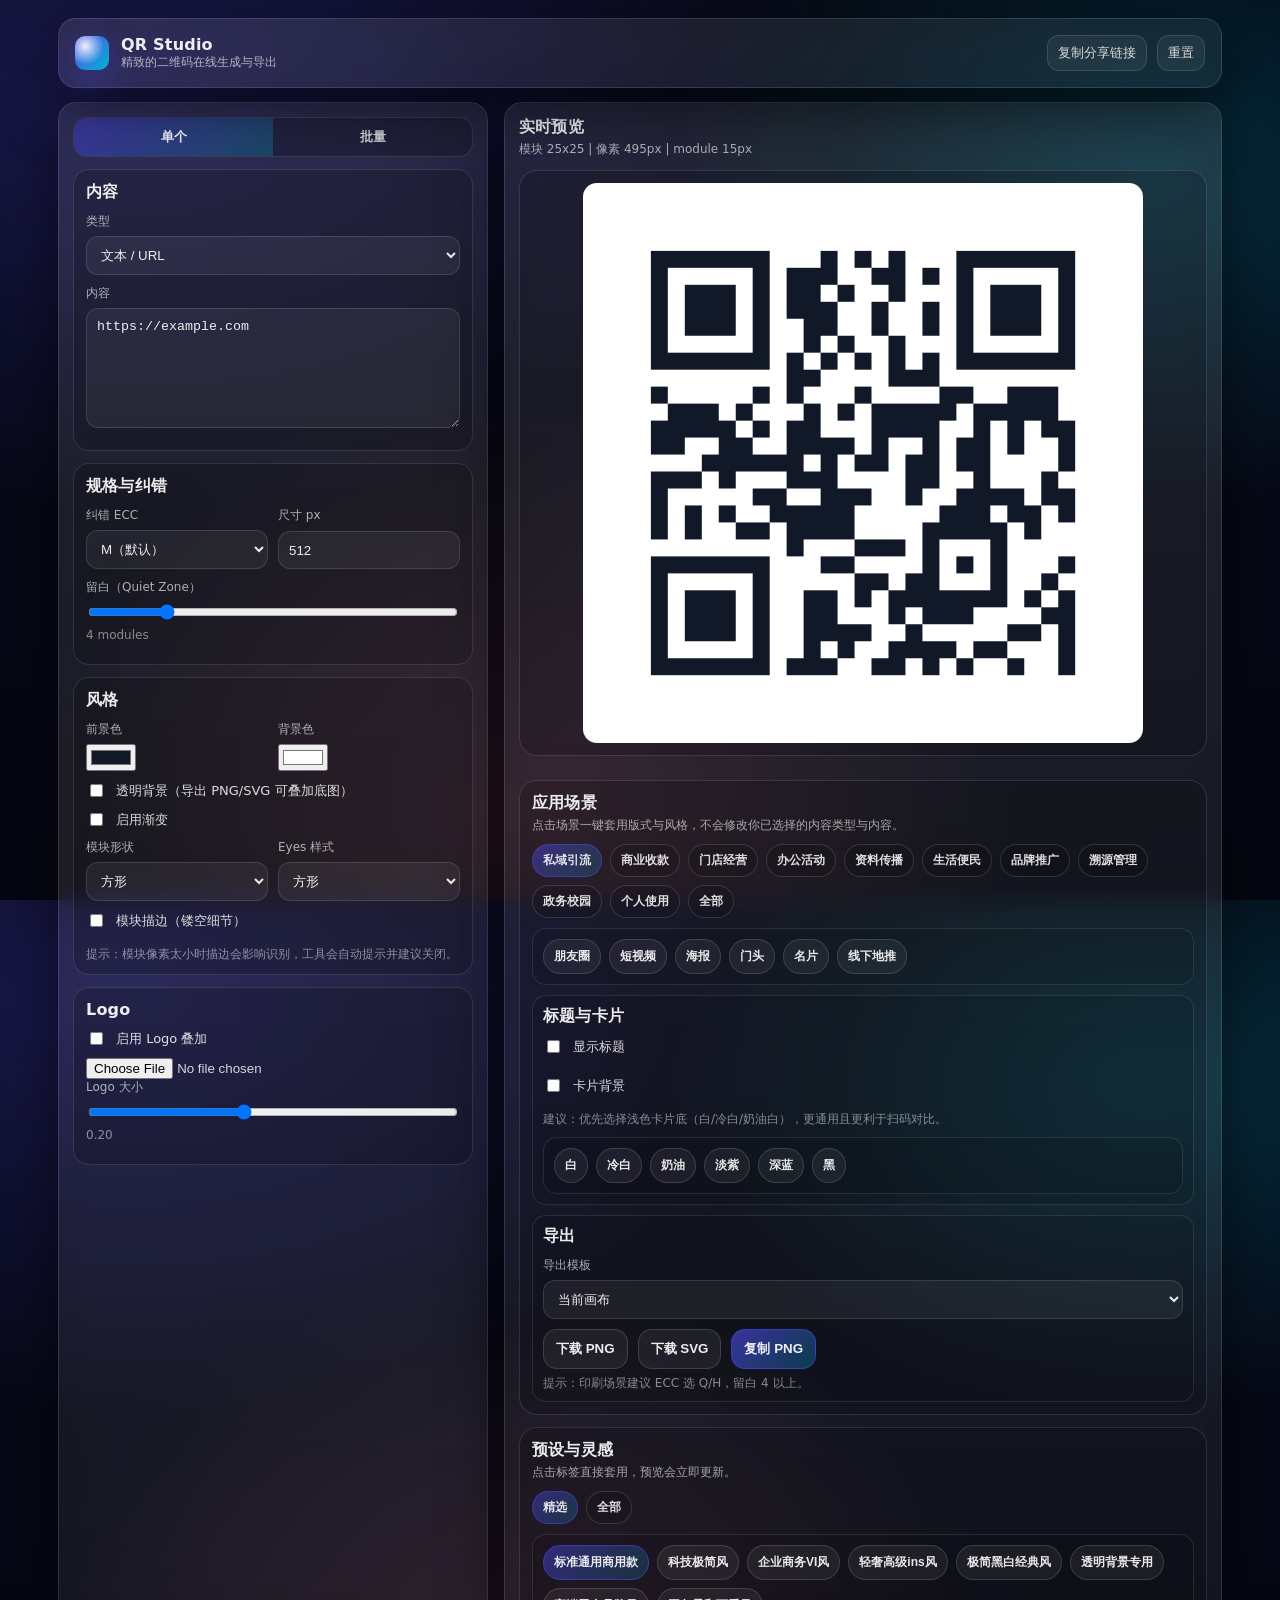
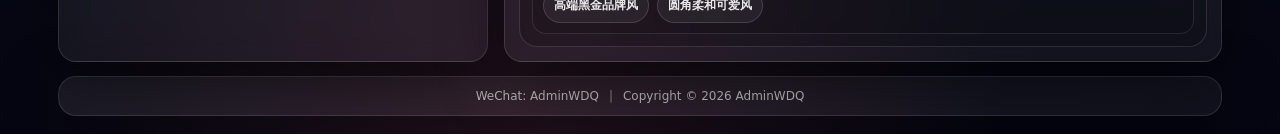
<file: index.html>
<!doctype html>
<html lang="zh-Hans">
  <head>
    <meta charset="UTF-8" />
    <meta name="viewport" content="width=device-width, initial-scale=1" />
    <title>QR Studio</title>
    <meta name="description" content="精致、丰富、灵活的二维码在线生成工具" />
    <link rel="stylesheet" href="./assets/style.css" />
  </head>
  <body>
    <div class="app">
      <header class="topbar">
        <div class="brand">
          <div class="brandMark" aria-hidden="true"></div>
          <div>
            <div class="brandName">QR Studio</div>
            <div class="brandSub">精致的二维码在线生成与导出</div>
          </div>
        </div>
        <div class="topActions">
          <a class="link" href="#" id="btnShareLink">复制分享链接</a>
          <a class="link" href="#" id="btnReset">重置</a>
        </div>
      </header>

      <main class="layout">
        <section class="panel controls" aria-label="配置面板">
          <div class="segmented" role="tablist" aria-label="模式">
            <button class="segBtn" type="button" role="tab" aria-selected="true" data-mode="single">单个</button>
            <button class="segBtn" type="button" role="tab" aria-selected="false" data-mode="batch">批量</button>
          </div>

          <div class="card" id="singleMode">
            <div class="cardTitle">内容</div>
            <div class="row">
              <label class="field">
                <span class="label">类型</span>
                <select id="payloadType">
                  <option value="text">文本 / URL</option>
                  <option value="url">URL(UTM)</option>
                  <option value="wifi">WiFi</option>
                  <option value="vcard">名片 vCard</option>
                  <option value="mecard">名片 MeCard</option>
                  <option value="tel">电话</option>
                  <option value="sms">短信 SMS</option>
                  <option value="email">邮件 Email</option>
                  <option value="geo">地理位置</option>
                  <option value="event">日历事件</option>
                  <option value="image">图片链接</option>
                  <option value="file">文件下载</option>
                  <option value="audio">音频链接</option>
                  <option value="video">视频链接</option>
                  <option value="form">表单链接</option>
                  <option value="h5">H5 页面</option>
                  <option value="social">微信/QQ/抖音/小红书跳转</option>
                  <option value="multi">聚合码（多平台）</option>
                </select>
              </label>
            </div>

            <div id="payloadForm"></div>
          </div>

          <div class="card hidden" id="batchMode">
            <div class="cardTitle">批量内容</div>
            <div class="hint">每行一条内容（URL 或文本）。最多 50 条。</div>
            <label class="field">
              <span class="label">内容列表</span>
              <textarea id="batchInput" rows="6" placeholder="https://example.com\n欢迎关注我们\n..." spellcheck="false"></textarea>
            </label>

            <div class="row">
              <label class="field">
                <span class="label">文件名前缀</span>
                <input id="batchPrefix" type="text" value="qr" placeholder="qr" />
              </label>
            </div>

            <div class="row actions">
              <button class="btn" type="button" id="btnBatchPreview">生成列表</button>
              <button class="btn primary" type="button" id="btnBatchZip">ZIP 打包下载</button>
            </div>
          </div>

          <div class="card">
            <div class="cardTitle">规格与纠错</div>
            <div class="grid2">
              <label class="field">
                <span class="label">纠错 ECC</span>
                <select id="ecc">
                  <option value="M">M（默认）</option>
                  <option value="L">L（容量更大）</option>
                  <option value="Q">Q（更稳）</option>
                  <option value="H">H（最稳）</option>
                </select>
              </label>

              <label class="field">
                <span class="label">尺寸 px</span>
                <input id="sizePx" type="number" min="160" max="2048" step="16" value="512" />
              </label>
            </div>

            <label class="field">
              <span class="label">留白（Quiet Zone）</span>
              <input id="marginModules" type="range" min="1" max="16" value="4" />
              <div class="rangeMeta"><span id="marginModulesValue">4</span> modules</div>
            </label>
          </div>

          <div class="card">
            <div class="cardTitle">风格</div>

            <div class="grid2">
              <label class="field">
                <span class="label">前景色</span>
                <input id="fg" type="color" value="#0b1220" />
              </label>
              <label class="field">
                <span class="label">背景色</span>
                <input id="bg" type="color" value="#ffffff" />
              </label>
            </div>

            <div class="row">
              <label class="check">
                <input id="bgTransparent" type="checkbox" />
                <span>透明背景（导出 PNG/SVG 可叠加底图）</span>
              </label>
            </div>

            <div class="row">
              <label class="check">
                <input id="gradientEnabled" type="checkbox" />
                <span>启用渐变</span>
              </label>
            </div>

            <div class="grid2" id="gradientControls">
              <label class="field">
                <span class="label">渐变色 2</span>
                <input id="gradientColor2" type="color" value="#4f46e5" />
              </label>
              <label class="field">
                <span class="label">角度</span>
                <input id="gradientAngle" type="number" min="0" max="359" value="45" />
              </label>
            </div>

            <div class="grid2">
              <label class="field">
                <span class="label">模块形状</span>
                <select id="moduleShape">
                  <option value="square">方形</option>
                  <option value="rounded">圆角</option>
                  <option value="dot">圆点</option>
                  <option value="blob">连通圆角</option>
                  <option value="soft">柔和方块</option>
                </select>
              </label>
              <label class="field">
                <span class="label">Eyes 样式</span>
                <select id="eyeStyle">
                  <option value="square">方形</option>
                  <option value="rounded">圆角</option>
                  <option value="dot">圆点</option>
                  <option value="ring">圆环</option>
                  <option value="orbit">中心圆</option>
                  <option value="notched">切角</option>
                  <option value="double">双线框</option>
                </select>
              </label>
            </div>

            <div class="row">
              <label class="check">
                <input id="moduleInsetEnabled" type="checkbox" />
                <span>模块描边（镂空细节）</span>
              </label>
            </div>
            <label class="field" id="moduleInsetControls">
              <span class="label">强度</span>
              <input id="moduleInset" type="range" min="0.04" max="0.22" step="0.01" value="0.12" />
              <div class="rangeMeta"><span id="moduleInsetValue">0.12</span></div>
            </label>
            <div class="hint">提示：模块像素太小时描边会影响识别，工具会自动提示并建议关闭。</div>
          </div>

          <div class="card">
            <div class="cardTitle">Logo</div>
            <div class="row">
              <label class="check">
                <input id="logoEnabled" type="checkbox" />
                <span>启用 Logo 叠加</span>
              </label>
            </div>
            <div class="row">
              <input id="logoFile" type="file" accept="image/*" />
            </div>
            <label class="field">
              <span class="label">Logo 大小</span>
              <input id="logoScale" type="range" min="0.10" max="0.34" step="0.01" value="0.20" />
              <div class="rangeMeta"><span id="logoScaleValue">0.20</span></div>
            </label>
            <div class="hint" id="logoHint"></div>
          </div>

          <!-- 标题与卡片已整合到右侧“应用场景”，减少左侧页面长度 -->

          <!-- 预设与灵感已移动到右侧预览区，减少重复与操作 -->

           <!-- 导出已整合到右侧“应用场景”，减少左侧页面长度 -->

          <div class="toast" id="toast" role="status" aria-live="polite"></div>
        </section>

        <section class="panel preview" aria-label="预览">
          <div class="previewHeader">
            <div>
              <div class="previewTitle">实时预览</div>
              <div class="previewMeta" id="previewMeta">准备就绪</div>
            </div>
            <div class="warnings" id="warnings"></div>
          </div>

          <div class="canvasWrap">
            <canvas id="canvas" width="800" height="800"></canvas>
          </div>

          <div class="scenarioWrap" aria-label="应用场景">
            <div class="inspirationHeader">
              <div>
                <div class="inspirationTitle">应用场景</div>
                <div class="inspirationHint">点击场景一键套用版式与风格，不会修改你已选择的内容类型与内容。</div>
              </div>
            </div>

            <div class="presetFilters" id="sceneFilters" aria-label="场景筛选">
              <button class="chip" type="button" data-cat="private">私域引流</button>
              <button class="chip" type="button" data-cat="payment">商业收款</button>
              <button class="chip" type="button" data-cat="store">门店经营</button>
              <button class="chip" type="button" data-cat="office">办公活动</button>
              <button class="chip" type="button" data-cat="docs">资料传播</button>
              <button class="chip" type="button" data-cat="life">生活便民</button>
              <button class="chip" type="button" data-cat="brand">品牌推广</button>
              <button class="chip" type="button" data-cat="trace">溯源管理</button>
              <button class="chip" type="button" data-cat="gov">政务校园</button>
              <button class="chip" type="button" data-cat="personal">个人使用</button>
              <button class="chip" type="button" data-cat="all">全部</button>
            </div>

            <div class="presetButtonsWrap" aria-label="场景按钮区">
              <div class="presetButtons" id="sceneButtons" aria-label="场景按钮"></div>
            </div>

            <div class="sceneLayout" aria-label="场景版式">
              <div class="sceneLayoutTitle">标题与卡片</div>

              <div class="row">
                <label class="check">
                  <input id="captionEnabled" type="checkbox" />
                  <span>显示标题</span>
                </label>
              </div>
              <div class="grid2" id="captionControls">
                <label class="field">
                  <span class="label">标题</span>
                  <input id="captionTitle" type="text" placeholder="扫码访问" />
                </label>
                <label class="field">
                  <span class="label">副标题</span>
                  <input id="captionSubtitle" type="text" placeholder="example.com" />
                </label>
              </div>

              <div class="row" style="margin-top: 10px;">
                <label class="check">
                  <input id="cardEnabled" type="checkbox" checked />
                  <span>卡片背景</span>
                </label>
              </div>
              <div class="grid2" id="cardControls">
                <label class="field">
                  <span class="label">圆角</span>
                  <input id="cardRadius" type="number" min="0" max="48" value="20" />
                </label>
                <label class="field">
                  <span class="label">内边距</span>
                  <input id="cardPadding" type="number" min="0" max="64" value="22" />
                </label>
                <label class="field">
                  <span class="label">背景色</span>
                  <input id="cardBg" type="color" value="#ffffff" />
                </label>
              </div>

              <div class="hint" id="cardBgHint">建议：优先选择浅色卡片底（白/冷白/奶油白），更通用且更利于扫码对比。</div>
              <div class="presetButtonsWrap" id="cardBgSuggestions" aria-label="卡片背景色建议">
                <div class="presetButtons" aria-label="建议颜色">
                  <button class="presetBtn" type="button" data-color="#ffffff" title="#ffffff">白</button>
                  <button class="presetBtn" type="button" data-color="#f8fafc" title="#f8fafc">冷白</button>
                  <button class="presetBtn" type="button" data-color="#fff7ed" title="#fff7ed">奶油</button>
                  <button class="presetBtn" type="button" data-color="#f5f3ff" title="#f5f3ff">淡紫</button>
                  <button class="presetBtn" type="button" data-color="#0b1020" title="#0b1020">深蓝</button>
                  <button class="presetBtn" type="button" data-color="#070a12" title="#070a12">黑</button>
                </div>
              </div>
            </div>

            <div class="sceneLayout" aria-label="导出">
              <div class="sceneLayoutTitle">导出</div>

              <div class="row">
                <label class="field grow">
                  <span class="label">导出模板</span>
                  <select id="exportTemplate">
                    <option value="current">当前画布</option>
                    <option value="sticker800">贴纸 800x800</option>
                    <option value="card1200x800">名片 1200x800</option>
                    <option value="poster1080x1920">海报 1080x1920</option>
                    <option value="a4">A4 2480x3508</option>
                  </select>
                </label>
              </div>

              <div class="row actions">
                <button class="btn" type="button" id="btnPng">下载 PNG</button>
                <button class="btn" type="button" id="btnSvg">下载 SVG</button>
                <button class="btn primary" type="button" id="btnCopy">复制 PNG</button>
              </div>

              <div class="hint">提示：印刷场景建议 ECC 选 Q/H，留白 4 以上。</div>
            </div>
          </div>

          <div class="inspirationWrap" aria-label="预设与灵感">
            <div class="inspirationHeader">
              <div>
                <div class="inspirationTitle">预设与灵感</div>
                <div class="inspirationHint">点击标签直接套用，预览会立即更新。</div>
              </div>
            </div>

            <div class="presetFilters" id="presetFilters" aria-label="预设筛选">
              <button class="chip" type="button" data-tag="featured">精选</button>
              <button class="chip" type="button" data-tag="all">全部</button>
            </div>

            <div class="presetButtonsWrap" id="presetButtonsWrap" aria-label="灵感按钮区">
              <div class="presetButtons" id="presetButtons" aria-label="灵感按钮"></div>
            </div>
          </div>

          <div class="batchWrap hidden" id="batchResults">
            <div class="batchTitle">批量结果</div>
            <div class="batchGrid" id="batchGrid"></div>
          </div>
        </section>
      </main>

      <footer class="siteFooter" aria-label="页脚">
        <div class="siteFooterInner">
          <span>WeChat: AdminWDQ</span>
          <span class="sep" aria-hidden="true">|</span>
          <span>Copyright © <span id="footerYear"></span> AdminWDQ</span>
        </div>
      </footer>
    </div>

    <script src="./assets/vendor/qrcode-generator.js"></script>
    <script type="module" src="./assets/app.js"></script>
    <script>
      (function () {
        const el = document.getElementById('footerYear');
        if (el) el.textContent = String(new Date().getFullYear());
      })();
    </script>
  </body>
</html>
</file>
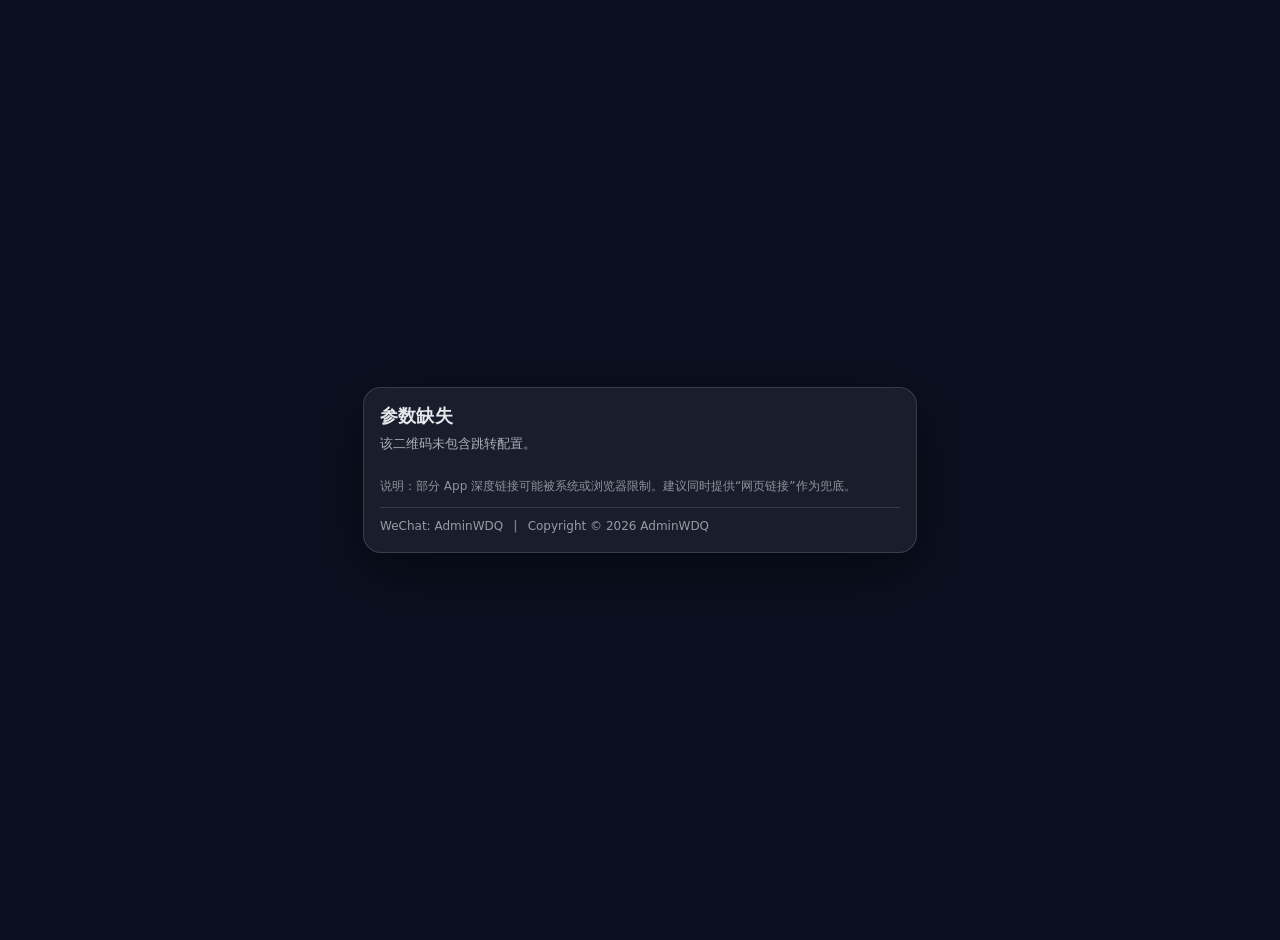
<file: go.html>
<!doctype html>
<html lang="zh-Hans">
  <head>
    <meta charset="UTF-8" />
    <meta name="viewport" content="width=device-width, initial-scale=1" />
    <title>聚合跳转</title>
    <meta name="description" content="多平台一键跳转" />
    <style>
      :root {
        color-scheme: light;
      }
      body {
        margin: 0;
        font-family: ui-sans-serif, system-ui, -apple-system, Segoe UI, Roboto, Helvetica, Arial;
        background: #0b1020;
        color: #e5e7eb;
      }
      .wrap {
        min-height: 100vh;
        display: grid;
        place-items: center;
        padding: 20px;
      }
      .card {
        width: min(520px, 100%);
        border-radius: 18px;
        border: 1px solid rgba(255,255,255,0.14);
        background: rgba(255,255,255,0.06);
        box-shadow: 0 18px 60px rgba(0,0,0,0.45);
        padding: 16px;
      }
      .title {
        font-weight: 900;
        font-size: 18px;
        letter-spacing: 0.2px;
      }
      .desc {
        margin-top: 6px;
        color: rgba(229,231,235,0.72);
        font-size: 13px;
        line-height: 1.5;
      }
      .btns {
        margin-top: 12px;
        display: grid;
        gap: 10px;
      }
      .btn {
        display: flex;
        align-items: center;
        justify-content: space-between;
        gap: 12px;
        width: 100%;
        border: 1px solid rgba(255,255,255,0.16);
        background: rgba(255,255,255,0.08);
        color: rgba(255,255,255,0.92);
        border-radius: 14px;
        padding: 12px 12px;
        font-weight: 800;
        font-size: 14px;
        cursor: pointer;
        text-decoration: none;
      }
      .btn:hover {
        background: rgba(255,255,255,0.10);
      }
      .hint {
        margin-top: 12px;
        color: rgba(229,231,235,0.58);
        font-size: 12px;
        line-height: 1.45;
      }
      .muted {
        opacity: 0.75;
        font-weight: 700;
      }

      .footer {
        margin-top: 12px;
        padding-top: 10px;
        border-top: 1px solid rgba(255,255,255,0.12);
        color: rgba(229,231,235,0.62);
        font-size: 12px;
        line-height: 1.45;
        display: flex;
        gap: 10px;
        flex-wrap: wrap;
      }
    </style>
  </head>
  <body>
    <div class="wrap">
      <div class="card">
        <div class="title" id="title">选择打开方式</div>
        <div class="desc" id="desc">如果无法自动跳转，请手动选择。</div>
        <div class="btns" id="btns"></div>
        <div class="hint">
          说明：部分 App 深度链接可能被系统或浏览器限制。建议同时提供“网页链接”作为兜底。
        </div>
        <div class="footer" aria-label="页脚">
          <span>WeChat: AdminWDQ</span>
          <span class="muted" aria-hidden="true">|</span>
          <span>Copyright © <span id="footerYear"></span> AdminWDQ</span>
        </div>
      </div>
    </div>

    <script type="module" src="./assets/go.js"></script>
    <script>
      (function () {
        const el = document.getElementById('footerYear');
        if (el) el.textContent = String(new Date().getFullYear());
      })();
    </script>
  </body>
</html>
</file>
<file: assets/style.css>
:root {
  --bg: #070a12;
  --panel: rgba(255, 255, 255, 0.08);
  --panel2: rgba(255, 255, 255, 0.10);
  --stroke: rgba(255, 255, 255, 0.12);
  --text: rgba(255, 255, 255, 0.92);
  --muted: rgba(255, 255, 255, 0.65);
  --muted2: rgba(255, 255, 255, 0.50);
  --shadow: 0 18px 60px rgba(0, 0, 0, 0.55);
  --radius: 18px;
  --accent: #4f46e5;
  --accent2: #06b6d4;
  --danger: #fb7185;
}

* { box-sizing: border-box; }

html, body {
  height: 100%;
}

body {
  margin: 0;
  font-family: ui-sans-serif, system-ui, -apple-system, Segoe UI, Roboto, Helvetica, Arial, "Apple Color Emoji", "Segoe UI Emoji";
  color: var(--text);
  background:
    radial-gradient(1200px 700px at 10% 10%, rgba(79, 70, 229, 0.28), transparent 60%),
    radial-gradient(900px 600px at 90% 20%, rgba(6, 182, 212, 0.22), transparent 55%),
    radial-gradient(900px 800px at 40% 90%, rgba(251, 113, 133, 0.14), transparent 55%),
    linear-gradient(180deg, #050712, #060816 55%, #050611);
}

.app {
  max-width: 1200px;
  margin: 0 auto;
  padding: 18px;
}

.topbar {
  display: flex;
  justify-content: space-between;
  align-items: center;
  gap: 12px;
  padding: 16px;
  border-radius: var(--radius);
  background: linear-gradient(135deg, rgba(255, 255, 255, 0.10), rgba(255, 255, 255, 0.06));
  border: 1px solid var(--stroke);
  box-shadow: var(--shadow);
  position: sticky;
  top: 12px;
  backdrop-filter: blur(12px);
  z-index: 10;
}

.brand {
  display: flex;
  align-items: center;
  gap: 12px;
}

.brandMark {
  width: 34px;
  height: 34px;
  border-radius: 10px;
  background:
    radial-gradient(circle at 30% 30%, rgba(255,255,255,0.9), rgba(255,255,255,0.0) 55%),
    linear-gradient(135deg, var(--accent), var(--accent2));
  box-shadow: 0 12px 30px rgba(79, 70, 229, 0.35);
}

.brandName {
  font-weight: 700;
  letter-spacing: 0.2px;
}

.brandSub {
  font-size: 12px;
  color: var(--muted);
}

.topActions {
  display: flex;
  gap: 10px;
  align-items: center;
}

.link {
  color: rgba(255,255,255,0.82);
  text-decoration: none;
  font-size: 13px;
  padding: 8px 10px;
  border: 1px solid rgba(255,255,255,0.12);
  border-radius: 12px;
  background: rgba(255,255,255,0.06);
}

.link:hover {
  background: rgba(255,255,255,0.09);
}

.layout {
  display: grid;
  grid-template-columns: 430px 1fr;
  gap: 16px;
  margin-top: 14px;
}

.siteFooter {
  margin-top: 14px;
  padding: 12px 14px;
  border-radius: var(--radius);
  border: 1px solid var(--stroke);
  background: linear-gradient(135deg, rgba(255, 255, 255, 0.08), rgba(255, 255, 255, 0.05));
  box-shadow: var(--shadow);
  color: rgba(255,255,255,0.70);
  font-size: 12px;
}

.siteFooterInner {
  display: flex;
  gap: 10px;
  flex-wrap: wrap;
  align-items: center;
  justify-content: center;
}

.siteFooter .sep {
  opacity: 0.55;
}

.panel {
  border-radius: var(--radius);
  border: 1px solid var(--stroke);
  background: linear-gradient(180deg, rgba(255,255,255,0.10), rgba(255,255,255,0.06));
  box-shadow: var(--shadow);
  backdrop-filter: blur(12px);
}

.controls {
  padding: 14px;
}

.preview {
  padding: 14px;
  display: flex;
  flex-direction: column;
  gap: 12px;
}

.segmented {
  display: grid;
  grid-template-columns: 1fr 1fr;
  background: rgba(0,0,0,0.22);
  border: 1px solid rgba(255,255,255,0.12);
  border-radius: 14px;
  overflow: hidden;
  margin-bottom: 12px;
}

.segBtn {
  appearance: none;
  border: 0;
  background: transparent;
  color: rgba(255,255,255,0.78);
  padding: 10px 12px;
  font-weight: 600;
  cursor: pointer;
}

.segBtn[aria-selected="true"] {
  background: linear-gradient(135deg, rgba(79, 70, 229, 0.55), rgba(6, 182, 212, 0.25));
  color: rgba(255,255,255,0.96);
}

.card {
  border-radius: 16px;
  border: 1px solid rgba(255,255,255,0.12);
  background: rgba(0,0,0,0.18);
  padding: 12px;
  margin-bottom: 12px;
}

.cardTitle {
  font-weight: 700;
  margin-bottom: 10px;
  letter-spacing: 0.2px;
}

.row {
  display: flex;
  gap: 10px;
  align-items: center;
}

.actions {
  justify-content: flex-start;
}

.grow { flex: 1; }

.grid2 {
  display: grid;
  grid-template-columns: 1fr 1fr;
  gap: 10px;
}

.field {
  display: grid;
  gap: 6px;
  margin-bottom: 10px;
  width: 100%;
}

.label {
  font-size: 12px;
  color: var(--muted);
}

input[type="text"],
input[type="number"],
textarea,
select {
  width: 100%;
  color: rgba(255,255,255,0.92);
  background: rgba(255,255,255,0.06);
  border: 1px solid rgba(255,255,255,0.12);
  border-radius: 12px;
  padding: 10px 10px;
  outline: none;
}

textarea {
  resize: vertical;
  min-height: 120px;
}

input[type="file"] {
  width: 100%;
  color: rgba(255,255,255,0.82);
}

input:focus, textarea:focus, select:focus {
  border-color: rgba(79, 70, 229, 0.7);
  box-shadow: 0 0 0 3px rgba(79, 70, 229, 0.18);
}

.check {
  display: flex;
  gap: 10px;
  align-items: center;
  color: rgba(255,255,255,0.85);
  font-size: 13px;
  margin-bottom: 10px;
}

.btn {
  appearance: none;
  border: 1px solid rgba(255,255,255,0.14);
  background: rgba(255,255,255,0.06);
  color: rgba(255,255,255,0.92);
  padding: 10px 12px;
  border-radius: 14px;
  cursor: pointer;
  font-weight: 650;
}

.btn:hover {
  background: rgba(255,255,255,0.09);
}

.btn.primary {
  border-color: rgba(79,70,229,0.55);
  background: linear-gradient(135deg, rgba(79,70,229,0.65), rgba(6,182,212,0.26));
}

.btn.primary:hover {
  filter: brightness(1.03);
}

.hint {
  color: var(--muted2);
  font-size: 12px;
  line-height: 1.35;
  margin-top: 6px;
}

.rangeMeta {
  font-size: 12px;
  color: var(--muted2);
}

#moduleInsetControls.hidden {
  display: none;
}

.hidden { display: none !important; }

.previewHeader {
  display: flex;
  justify-content: space-between;
  align-items: flex-start;
  gap: 12px;
}

.previewTitle {
  font-weight: 800;
  letter-spacing: 0.2px;
}

.previewMeta {
  color: var(--muted);
  font-size: 12px;
  margin-top: 3px;
}

.warnings {
  display: grid;
  gap: 8px;
  min-width: 240px;
}

.warn {
  border: 1px solid rgba(251, 113, 133, 0.28);
  background: rgba(251, 113, 133, 0.10);
  color: rgba(255,255,255,0.92);
  border-radius: 14px;
  padding: 10px 10px;
  font-size: 12px;
  line-height: 1.35;
}

.canvasWrap {
  border-radius: 18px;
  border: 1px solid rgba(255,255,255,0.12);
  background: rgba(0,0,0,0.16);
  padding: 12px;
  display: grid;
  place-items: center;
}

canvas {
  width: min(560px, 100%);
  height: auto;
  border-radius: 14px;
}

.batchWrap {
  border-radius: 18px;
  border: 1px solid rgba(255,255,255,0.12);
  background: rgba(0,0,0,0.16);
  padding: 12px;
}

.inspirationWrap {
  border-radius: 18px;
  border: 1px solid rgba(255,255,255,0.12);
  background: rgba(0,0,0,0.16);
  padding: 12px;
}

.scenarioWrap {
  border-radius: 18px;
  border: 1px solid rgba(255,255,255,0.12);
  background: rgba(0,0,0,0.16);
  padding: 12px;
  margin-top: 12px;
}

.sceneLayout {
  margin-top: 10px;
  border-radius: 14px;
  border: 1px solid rgba(255,255,255,0.10);
  background: rgba(0,0,0,0.10);
  padding: 10px;
}

.sceneLayoutTitle {
  font-weight: 800;
  letter-spacing: 0.2px;
  margin-bottom: 10px;
}

.inspirationHeader {
  display: flex;
  justify-content: space-between;
  align-items: flex-start;
  gap: 12px;
  margin-bottom: 8px;
}

.inspirationTitle {
  font-weight: 800;
  letter-spacing: 0.2px;
}

.inspirationHint {
  color: rgba(255,255,255,0.62);
  font-size: 12px;
  margin-top: 3px;
}

.batchTitle {
  font-weight: 750;
  margin-bottom: 10px;
}

.batchGrid {
  display: grid;
  grid-template-columns: repeat(2, minmax(0, 1fr));
  gap: 10px;
}

.batchItem {
  border: 1px solid rgba(255,255,255,0.12);
  border-radius: 16px;
  background: rgba(255,255,255,0.06);
  padding: 10px;
  display: grid;
  gap: 8px;
}

.batchItem img {
  width: 100%;
  border-radius: 12px;
  border: 1px solid rgba(255,255,255,0.10);
}

.batchItem .mini {
  font-size: 12px;
  color: rgba(255,255,255,0.80);
  overflow: hidden;
  text-overflow: ellipsis;
  white-space: nowrap;
}

.presetButtonsWrap {
  margin-top: 10px;
}

.presetButtonsWrap {
  border-radius: 14px;
  border: 1px solid rgba(255,255,255,0.10);
  background: rgba(0,0,0,0.10);
  padding: 10px;
}

.presetButtons {
  display: flex;
  gap: 8px;
  flex-wrap: wrap;
}

.presetBtn {
  appearance: none;
  border: 1px solid rgba(255,255,255,0.14);
  background: rgba(255,255,255,0.06);
  color: rgba(255,255,255,0.90);
  padding: 8px 10px;
  border-radius: 999px;
  cursor: pointer;
  font-weight: 700;
  font-size: 12px;
}

.presetBtn:hover {
  background: rgba(255,255,255,0.09);
}

.presetBtn:focus {
  outline: none;
  box-shadow: 0 0 0 3px rgba(79, 70, 229, 0.18);
  border-color: rgba(79, 70, 229, 0.45);
}

.presetBtn.active {
  border-color: rgba(79,70,229,0.55);
  background: linear-gradient(135deg, rgba(79,70,229,0.45), rgba(6,182,212,0.18));
}

.presetFilters {
  display: flex;
  gap: 8px;
  flex-wrap: wrap;
  margin-top: 10px;
}

.chip {
  appearance: none;
  border: 1px solid rgba(255,255,255,0.14);
  background: rgba(0,0,0,0.12);
  color: rgba(255,255,255,0.86);
  padding: 7px 10px;
  border-radius: 999px;
  cursor: pointer;
  font-weight: 650;
  font-size: 12px;
}

.chip.active {
  border-color: rgba(79,70,229,0.55);
  background: linear-gradient(135deg, rgba(79,70,229,0.45), rgba(6,182,212,0.18));
}


.toast {
  position: fixed;
  left: 50%;
  bottom: 22px;
  transform: translateX(-50%);
  background: rgba(0,0,0,0.55);
  border: 1px solid rgba(255,255,255,0.14);
  color: rgba(255,255,255,0.92);
  padding: 10px 12px;
  border-radius: 14px;
  box-shadow: 0 16px 40px rgba(0,0,0,0.45);
  backdrop-filter: blur(10px);
  opacity: 0;
  pointer-events: none;
  transition: opacity 160ms ease;
}

.toast.show {
  opacity: 1;
}

@media (max-width: 980px) {
  .layout {
    grid-template-columns: 1fr;
  }
  .warnings {
    min-width: 0;
  }
  canvas {
    width: min(680px, 100%);
  }
  .batchGrid {
    grid-template-columns: 1fr;
  }
}
</file>
